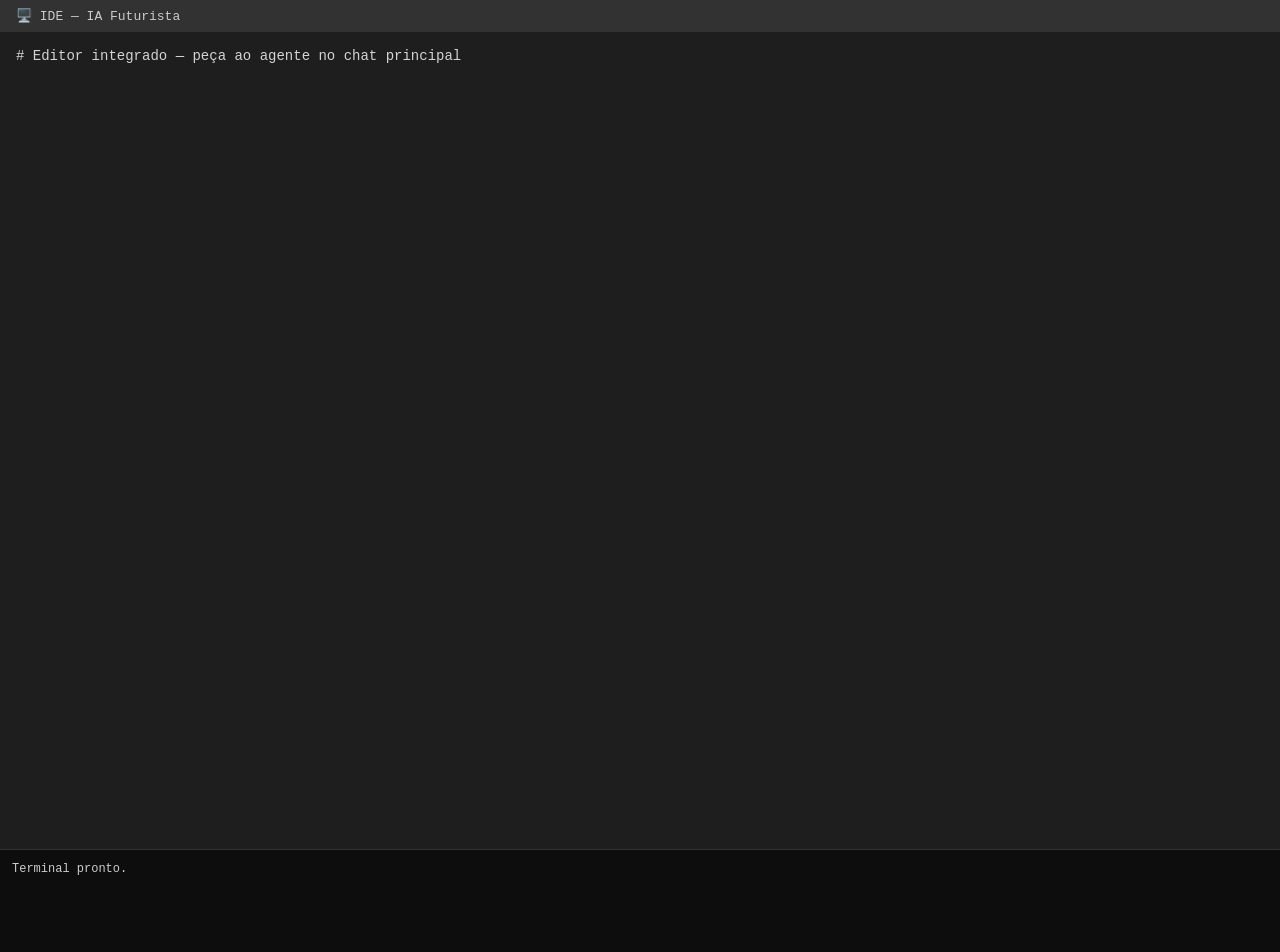
<file: static/ide.html>
<!DOCTYPE html>
<html lang="pt-BR">
<head>
  <meta charset="UTF-8" />
  <title>IDE — IA Futurista</title>
  <style>
    body { margin:0; background:#1e1e1e; color:#ccc; font-family:Consolas,monospace; }
    .bar { background:#323233; padding:8px 16px; font-size:13px; }
    textarea { width:100%; height:calc(100vh - 120px); background:#1e1e1e; color:#d4d4d4; border:none; padding:16px; font-size:14px; resize:none; outline:none; }
    .term { background:#0d0d0d; padding:12px; height:80px; font-size:12px; border-top:1px solid #333; }
  </style>
</head>
<body>
  <div class="bar">🖥️ IDE — IA Futurista</div>
  <textarea id="code"># Editor integrado — peça ao agente no chat principal</textarea>
  <div class="term" id="term">Terminal pronto.</div>
</body>
</html>
</file>
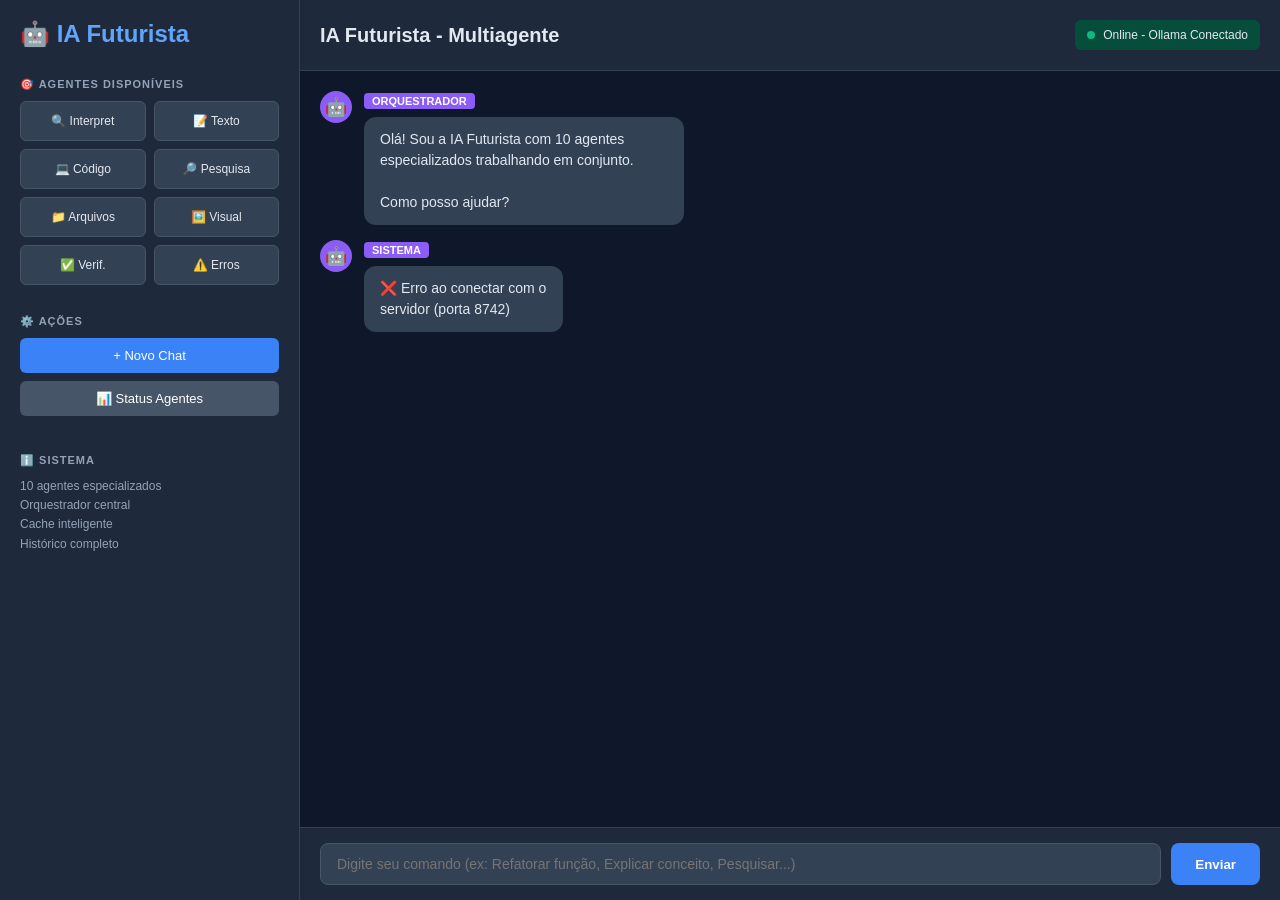
<file: static/index_multiagent.html>
<!DOCTYPE html>
<html lang="pt-BR">
<head>
    <meta charset="UTF-8">
    <meta name="viewport" content="width=device-width, initial-scale=1.0">
    <title>IA Futurista - Multiagente</title>
    <style>
        * {
            margin: 0;
            padding: 0;
            box-sizing: border-box;
        }
        
        body {
            font-family: 'Segoe UI', Tahoma, Geneva, Verdana, sans-serif;
            background: #0f172a;
            color: #e2e8f0;
            min-height: 100vh;
        }
        
        .container {
            display: grid;
            grid-template-columns: 300px 1fr;
            height: 100vh;
        }
        
        /* SIDEBAR */
        .sidebar {
            background: #1e293b;
            padding: 20px;
            border-right: 1px solid #334155;
            overflow-y: auto;
        }
        
        .logo {
            font-size: 24px;
            font-weight: bold;
            color: #60a5fa;
            margin-bottom: 30px;
            display: flex;
            align-items: center;
            gap: 10px;
        }
        
        .sidebar-section {
            margin-bottom: 30px;
        }
        
        .sidebar-title {
            font-size: 11px;
            text-transform: uppercase;
            color: #94a3b8;
            margin-bottom: 10px;
            font-weight: 600;
            letter-spacing: 1px;
        }
        
        .btn {
            width: 100%;
            padding: 10px 15px;
            background: #3b82f6;
            color: white;
            border: none;
            border-radius: 6px;
            cursor: pointer;
            font-size: 13px;
            transition: 0.2s;
            margin-bottom: 8px;
        }
        
        .btn:hover {
            background: #2563eb;
        }
        
        .btn.secondary {
            background: #475569;
        }
        
        .btn.secondary:hover {
            background: #64748b;
        }
        
        .agent-grid {
            display: grid;
            grid-template-columns: 1fr 1fr;
            gap: 8px;
            margin-bottom: 20px;
        }
        
        .agent-btn {
            padding: 12px;
            background: #334155;
            border: 1px solid #475569;
            border-radius: 6px;
            color: #e2e8f0;
            cursor: pointer;
            font-size: 12px;
            text-align: center;
            transition: 0.2s;
        }
        
        .agent-btn:hover {
            background: #475569;
            border-color: #64748b;
        }
        
        .agent-btn.active {
            background: #3b82f6;
            border-color: #2563eb;
        }
        
        /* MAIN CONTENT */
        .main {
            display: flex;
            flex-direction: column;
            background: #0f172a;
        }
        
        .header {
            background: #1e293b;
            padding: 20px;
            border-bottom: 1px solid #334155;
            display: flex;
            justify-content: space-between;
            align-items: center;
        }
        
        .header h1 {
            font-size: 20px;
            color: #e2e8f0;
        }
        
        .status-badge {
            display: flex;
            align-items: center;
            gap: 8px;
            background: #064e3b;
            padding: 8px 12px;
            border-radius: 6px;
            font-size: 12px;
        }
        
        .status-dot {
            width: 8px;
            height: 8px;
            background: #10b981;
            border-radius: 50%;
            animation: pulse 2s infinite;
        }
        
        @keyframes pulse {
            0%, 100% { opacity: 1; }
            50% { opacity: 0.5; }
        }
        
        .chat-container {
            flex: 1;
            display: flex;
            flex-direction: column;
            overflow: hidden;
        }
        
        .chat-messages {
            flex: 1;
            overflow-y: auto;
            padding: 20px;
            display: flex;
            flex-direction: column;
            gap: 15px;
        }
        
        .message {
            display: flex;
            gap: 12px;
            animation: slideIn 0.3s ease;
        }
        
        @keyframes slideIn {
            from { opacity: 0; transform: translateY(10px); }
            to { opacity: 1; transform: translateY(0); }
        }
        
        .message.user {
            justify-content: flex-end;
        }
        
        .message.ai {
            justify-content: flex-start;
        }
        
        .message-avatar {
            width: 32px;
            height: 32px;
            border-radius: 50%;
            display: flex;
            align-items: center;
            justify-content: center;
            font-size: 18px;
            flex-shrink: 0;
        }
        
        .message.user .message-avatar {
            background: #3b82f6;
            order: 2;
        }
        
        .message.ai .message-avatar {
            background: #8b5cf6;
        }
        
        .message-bubble {
            max-width: 60%;
            padding: 12px 16px;
            border-radius: 12px;
            line-height: 1.5;
            font-size: 14px;
            word-wrap: break-word;
        }
        
        .message.user .message-bubble {
            background: #3b82f6;
            color: white;
        }
        
        .message.ai .message-bubble {
            background: #334155;
            color: #e2e8f0;
        }
        
        .agent-badge {
            display: inline-block;
            background: #8b5cf6;
            color: white;
            padding: 2px 8px;
            border-radius: 4px;
            font-size: 11px;
            margin-bottom: 8px;
            font-weight: 600;
        }
        
        .input-area {
            background: #1e293b;
            padding: 15px 20px;
            border-top: 1px solid #334155;
            display: flex;
            gap: 10px;
        }
        
        .input-wrapper {
            flex: 1;
            display: flex;
            gap: 10px;
        }
        
        .input-wrapper input {
            flex: 1;
            padding: 12px 16px;
            background: #334155;
            border: 1px solid #475569;
            border-radius: 8px;
            color: #e2e8f0;
            font-size: 14px;
            font-family: inherit;
            transition: 0.2s;
        }
        
        .input-wrapper input:focus {
            outline: none;
            border-color: #3b82f6;
            background: #1e293b;
        }
        
        .btn-send {
            padding: 12px 24px;
            background: #3b82f6;
            color: white;
            border: none;
            border-radius: 8px;
            cursor: pointer;
            font-weight: 600;
            transition: 0.2s;
        }
        
        .btn-send:hover {
            background: #2563eb;
        }
        
        .btn-send:disabled {
            background: #64748b;
            cursor: not-allowed;
        }
        
        .loading {
            display: flex;
            gap: 4px;
            align-items: center;
        }
        
        .loading span {
            width: 8px;
            height: 8px;
            background: #60a5fa;
            border-radius: 50%;
            animation: bounce 1.4s infinite;
        }
        
        .loading span:nth-child(2) {
            animation-delay: 0.2s;
        }
        
        .loading span:nth-child(3) {
            animation-delay: 0.4s;
        }
        
        @keyframes bounce {
            0%, 80%, 100% { transform: translateY(0); }
            40% { transform: translateY(-10px); }
        }
        
        .agents-active {
            display: flex;
            gap: 6px;
            flex-wrap: wrap;
            margin: 10px 0;
        }
        
        .agent-tag {
            background: #8b5cf6;
            color: white;
            padding: 4px 8px;
            border-radius: 4px;
            font-size: 11px;
        }
    </style>
</head>
<body>
    <div class="container">
        <!-- SIDEBAR -->
        <div class="sidebar">
            <div class="logo">🤖 IA Futurista</div>
            
            <!-- Agentes Disponíveis -->
            <div class="sidebar-section">
                <div class="sidebar-title">🎯 Agentes Disponíveis</div>
                <div class="agent-grid">
                    <div class="agent-btn" onclick="ativarAgente('Interpretador')">🔍 Interpret</div>
                    <div class="agent-btn" onclick="ativarAgente('NucleoTexto')">📝 Texto</div>
                    <div class="agent-btn" onclick="ativarAgente('MotorProgramacao')">💻 Código</div>
                    <div class="agent-btn" onclick="ativarAgente('MotorPesquisa')">🔎 Pesquisa</div>
                    <div class="agent-btn" onclick="ativarAgente('GestorArquivos')">📁 Arquivos</div>
                    <div class="agent-btn" onclick="ativarAgente('MotorVisual')">🖼️ Visual</div>
                    <div class="agent-btn" onclick="ativarAgente('Verificador')">✅ Verif.</div>
                    <div class="agent-btn" onclick="ativarAgente('GestorErros')">⚠️ Erros</div>
                </div>
            </div>
            
            <!-- Ações -->
            <div class="sidebar-section">
                <div class="sidebar-title">⚙️ Ações</div>
                <button class="btn" onclick="novoChat()">+ Novo Chat</button>
                <button class="btn secondary" onclick="obterStatus()">📊 Status Agentes</button>
            </div>
            
            <!-- Info -->
            <div class="sidebar-section">
                <div class="sidebar-title">ℹ️ Sistema</div>
                <div style="font-size: 12px; color: #94a3b8; line-height: 1.6;">
                    <p>10 agentes especializados</p>
                    <p>Orquestrador central</p>
                    <p>Cache inteligente</p>
                    <p>Histórico completo</p>
                </div>
            </div>
        </div>
        
        <!-- MAIN CONTENT -->
        <div class="main">
            <!-- Header -->
            <div class="header">
                <h1>IA Futurista - Multiagente</h1>
                <div class="status-badge">
                    <div class="status-dot"></div>
                    Online - Ollama Conectado
                </div>
            </div>
            
            <!-- Chat Container -->
            <div class="chat-container">
                <div class="chat-messages" id="chatMessages">
                    <div class="message ai">
                        <div class="message-avatar">🤖</div>
                        <div>
                            <div class="agent-badge">ORQUESTRADOR</div>
                            <div class="message-bubble">
                                Olá! Sou a IA Futurista com 10 agentes especializados trabalhando em conjunto. 
                                <br><br>
                                Como posso ajudar?
                            </div>
                        </div>
                    </div>
                </div>
                
                <!-- Input Area -->
                <div class="input-area">
                    <div class="input-wrapper">
                        <input 
                            type="text" 
                            id="inputMsg" 
                            placeholder="Digite seu comando (ex: Refatorar função, Explicar conceito, Pesquisar...)"
                            onkeypress="if(event.key==='Enter' && !event.shiftKey) enviarMsg()"
                        >
                    </div>
                    <button class="btn-send" id="btnEnviar" onclick="enviarMsg()">Enviar</button>
                </div>
            </div>
        </div>
    </div>
    
    <script>
        const API_URL = 'http://localhost:8742';
        let sessaoId = null;
        let agentesAtivos = [];
        
        async function inicializar() {
            try {
                const res = await fetch(`${API_URL}/api/status`);
                const data = await res.json();
                console.log('✅ IA Futurista Online:', data);
                adicionarMensagem('ai', `✅ Sistema inicializado com ${data.modelos.length} modelos disponíveis`, 'SISTEMA');
            } catch (e) {
                console.error('❌ Erro:', e);
                adicionarMensagem('ai', '❌ Erro ao conectar com o servidor (porta 8742)', 'SISTEMA');
            }
        }
        
        async function enviarMsg() {
            const input = document.getElementById('inputMsg');
            const msg = input.value.trim();
            if (!msg) return;
            
            adicionarMensagem('user', msg, 'VOCÊ');
            input.value = '';
            document.getElementById('btnEnviar').disabled = true;
            
            adicionarLoading();
            
            try {
                const res = await fetch(`${API_URL}/api/chat`, {
                    method: 'POST',
                    headers: { 'Content-Type': 'application/json' },
                    body: JSON.stringify({
                        mensagem: msg,
                        sessao_id: sessaoId,
                        modelo: 'qwen2.5-coder:7b'
                    })
                });
                
                const data = await res.json();
                removerLoading();
                
                const resposta = data.resposta?.content || data.resposta || '(Sem resposta)';
                
                // Detectar qual agente respondeu
                let agenteNome = 'IA FUTURISTA';
                if (resposta.includes('refatorado')) agenteNome = 'MOTOR PROGRAMAÇÃO';
                if (resposta.includes('Documentação')) agenteNome = 'NÚCLEO TEXTO';
                if (resposta.includes('resultados')) agenteNome = 'MOTOR PESQUISA';
                
                adicionarMensagem('ai', resposta, agenteNome);
                
                if (!sessaoId && data.sessao_id) {
                    sessaoId = data.sessao_id;
                }
            } catch (e) {
                removerLoading();
                adicionarMensagem('ai', `❌ Erro: ${e.message}`, 'ERRO');
                console.error(e);
            } finally {
                document.getElementById('btnEnviar').disabled = false;
                document.getElementById('inputMsg').focus();
            }
        }
        
        function adicionarMensagem(tipo, texto, agente = '') {
            const chatArea = document.getElementById('chatMessages');
            const div = document.createElement('div');
            div.className = `message ${tipo}`;
            
            const avatar = tipo === 'user' ? '👤' : '🤖';
            const badge = agente ? `<div class="agent-badge">${agente}</div>` : '';
            
            div.innerHTML = `
                <div class="message-avatar">${avatar}</div>
                <div>
                    ${badge}
                    <div class="message-bubble">${texto}</div>
                </div>
            `;
            
            chatArea.appendChild(div);
            chatArea.scrollTop = chatArea.scrollHeight;
        }
        
        function adicionarLoading() {
            const chatArea = document.getElementById('chatMessages');
            const div = document.createElement('div');
            div.className = 'message ai';
            div.id = 'loading-msg';
            div.innerHTML = `
                <div class="message-avatar">🤖</div>
                <div class="loading">
                    <span></span><span></span><span></span>
                </div>
            `;
            chatArea.appendChild(div);
            chatArea.scrollTop = chatArea.scrollHeight;
        }
        
        function removerLoading() {
            const loading = document.getElementById('loading-msg');
            if (loading) loading.remove();
        }
        
        function ativarAgente(nome) {
            const idx = agentesAtivos.indexOf(nome);
            if (idx > -1) {
                agentesAtivos.splice(idx, 1);
            } else {
                agentesAtivos.push(nome);
            }
            
            const agentes = agentesAtivos.length > 0 
                ? agentesAtivos.join(', ') 
                : 'TODOS';
            
            adicionarMensagem('ai', `✅ Agentes ativos: ${agentes}`, 'ORQUESTRADOR');
        }
        
        function novoChat() {
            sessaoId = null;
            document.getElementById('chatMessages').innerHTML = '';
            adicionarMensagem('ai', '🔄 Novo chat iniciado. Como posso ajudar?', 'SISTEMA');
        }
        
        async function obterStatus() {
            try {
                const res = await fetch(`${API_URL}/api/status`);
                const data = await res.json();
                const status = `
                    ✅ Sistema Online
                    📊 Modelos: ${data.modelos.length}
                    🤖 Agentes: 10
                    🔄 Orquestrador: Ativo
                    💾 Cache: Ativo
                `;
                adicionarMensagem('ai', status, 'SISTEMA');
            } catch (e) {
                adicionarMensagem('ai', `❌ Erro ao obter status: ${e.message}`, 'ERRO');
            }
        }
        
        window.onload = inicializar;
    </script>
</body>
</html>
</file>
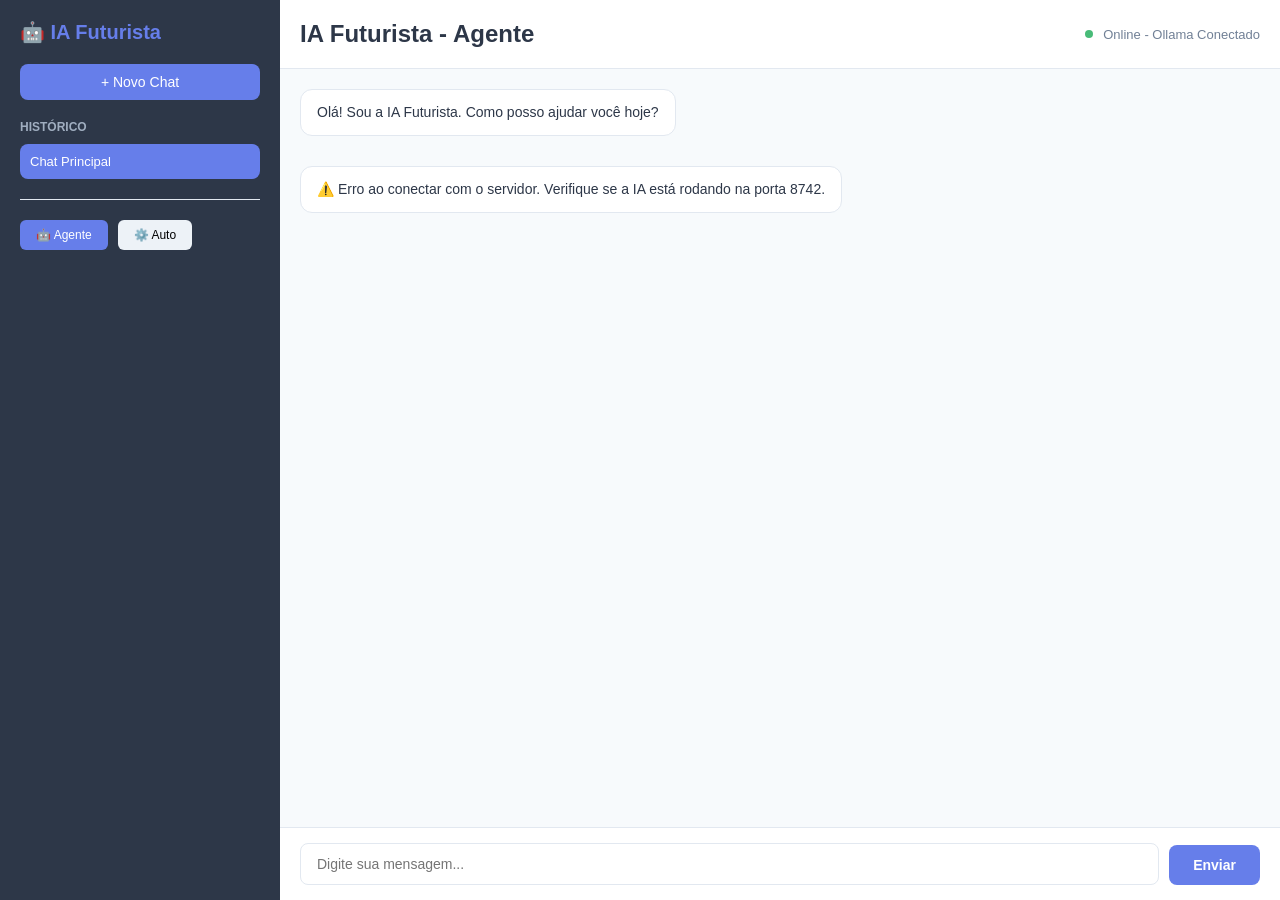
<file: static/index_novo.html>
<!DOCTYPE html>
<html lang="pt-BR">
<head>
    <meta charset="UTF-8">
    <meta name="viewport" content="width=device-width, initial-scale=1.0">
    <title>IA Futurista</title>
    <style>
        * {
            margin: 0;
            padding: 0;
            box-sizing: border-box;
        }
        
        body {
            font-family: 'Segoe UI', Tahoma, Geneva, Verdana, sans-serif;
            background: linear-gradient(135deg, #667eea 0%, #764ba2 100%);
            min-height: 100vh;
            display: flex;
        }
        
        .container {
            display: flex;
            width: 100%;
            height: 100vh;
        }
        
        .sidebar {
            width: 280px;
            background: #2d3748;
            color: white;
            padding: 20px;
            overflow-y: auto;
        }
        
        .sidebar h1 {
            font-size: 20px;
            margin-bottom: 20px;
            color: #667eea;
        }
        
        .btn-novo {
            width: 100%;
            padding: 10px;
            background: #667eea;
            color: white;
            border: none;
            border-radius: 8px;
            cursor: pointer;
            font-size: 14px;
            margin-bottom: 20px;
            transition: 0.3s;
        }
        
        .btn-novo:hover {
            background: #764ba2;
        }
        
        .chat-list {
            margin-bottom: 20px;
        }
        
        .chat-item {
            padding: 10px;
            background: #1a202c;
            border-radius: 8px;
            margin-bottom: 8px;
            cursor: pointer;
            transition: 0.2s;
            font-size: 13px;
        }
        
        .chat-item:hover {
            background: #2d3748;
        }
        
        .chat-item.active {
            background: #667eea;
        }
        
        .main-content {
            flex: 1;
            display: flex;
            flex-direction: column;
            background: #f7fafc;
        }
        
        .header {
            background: white;
            padding: 20px;
            border-bottom: 1px solid #e2e8f0;
            display: flex;
            justify-content: space-between;
            align-items: center;
        }
        
        .header h2 {
            font-size: 24px;
            color: #2d3748;
        }
        
        .status {
            display: flex;
            align-items: center;
            gap: 10px;
            font-size: 13px;
            color: #718096;
        }
        
        .status-dot {
            width: 8px;
            height: 8px;
            background: #48bb78;
            border-radius: 50%;
        }
        
        .chat-area {
            flex: 1;
            overflow-y: auto;
            padding: 20px;
            display: flex;
            flex-direction: column;
            gap: 15px;
        }
        
        .message {
            display: flex;
            gap: 10px;
            margin-bottom: 15px;
        }
        
        .message.user {
            justify-content: flex-end;
        }
        
        .message.ai {
            justify-content: flex-start;
        }
        
        .message-bubble {
            max-width: 60%;
            padding: 12px 16px;
            border-radius: 12px;
            font-size: 14px;
            line-height: 1.5;
        }
        
        .message.user .message-bubble {
            background: #667eea;
            color: white;
        }
        
        .message.ai .message-bubble {
            background: white;
            color: #2d3748;
            border: 1px solid #e2e8f0;
        }
        
        .input-area {
            background: white;
            border-top: 1px solid #e2e8f0;
            padding: 15px 20px;
            display: flex;
            gap: 10px;
            align-items: flex-end;
        }
        
        .input-group {
            flex: 1;
            display: flex;
            gap: 10px;
        }
        
        .input-group input {
            flex: 1;
            padding: 12px 16px;
            border: 1px solid #e2e8f0;
            border-radius: 8px;
            font-size: 14px;
            font-family: inherit;
        }
        
        .input-group input:focus {
            outline: none;
            border-color: #667eea;
            box-shadow: 0 0 0 3px rgba(102, 126, 234, 0.1);
        }
        
        .btn-send {
            padding: 12px 24px;
            background: #667eea;
            color: white;
            border: none;
            border-radius: 8px;
            cursor: pointer;
            font-size: 14px;
            font-weight: 600;
            transition: 0.3s;
        }
        
        .btn-send:hover {
            background: #764ba2;
        }
        
        .btn-send:disabled {
            background: #cbd5e0;
            cursor: not-allowed;
        }
        
        .loading {
            text-align: center;
            padding: 20px;
            color: #718096;
            font-size: 13px;
        }
        
        .spinner {
            display: inline-block;
            width: 20px;
            height: 20px;
            border: 3px solid #e2e8f0;
            border-top-color: #667eea;
            border-radius: 50%;
            animation: spin 0.8s linear infinite;
        }
        
        @keyframes spin {
            to { transform: rotate(360deg); }
        }
        
        .tab-buttons {
            display: flex;
            gap: 10px;
            margin-top: 20px;
            padding-top: 20px;
            border-top: 1px solid #e2e8f0;
        }
        
        .tab-btn {
            padding: 8px 16px;
            background: #edf2f7;
            border: none;
            border-radius: 6px;
            cursor: pointer;
            font-size: 12px;
            transition: 0.2s;
        }
        
        .tab-btn.active {
            background: #667eea;
            color: white;
        }
    </style>
</head>
<body>
    <div class="container">
        <!-- Sidebar -->
        <div class="sidebar">
            <h1>🤖 IA Futurista</h1>
            <button class="btn-novo" onclick="novoChat()">+ Novo Chat</button>
            
            <div>
                <h3 style="font-size: 12px; color: #a0aec0; margin-bottom: 10px; text-transform: uppercase;">Histórico</h3>
                <div class="chat-list" id="chatList">
                    <div class="chat-item active" onclick="selecionarChat(0)">Chat Principal</div>
                </div>
            </div>
            
            <div class="tab-buttons">
                <button class="tab-btn active" onclick="abaAgente()">🤖 Agente</button>
                <button class="tab-btn" onclick="abaAutomacao()">⚙️ Auto</button>
            </div>
        </div>
        
        <!-- Main Content -->
        <div class="main-content">
            <!-- Header -->
            <div class="header">
                <h2>IA Futurista - Agente</h2>
                <div class="status">
                    <div class="status-dot"></div>
                    <span>Online - Ollama Conectado</span>
                </div>
            </div>
            
            <!-- Chat Area -->
            <div class="chat-area" id="chatArea">
                <div class="message ai">
                    <div class="message-bubble">
                        Olá! Sou a IA Futurista. Como posso ajudar você hoje?
                    </div>
                </div>
            </div>
            
            <!-- Input Area -->
            <div class="input-area">
                <div class="input-group">
                    <input 
                        type="text" 
                        id="inputMsg" 
                        placeholder="Digite sua mensagem..."
                        onkeypress="if(event.key==='Enter') enviarMsg()"
                    >
                </div>
                <button class="btn-send" onclick="enviarMsg()" id="btnEnviar">Enviar</button>
            </div>
        </div>
    </div>
    
    <script>
        const API_URL = 'http://localhost:8742';
        let sessaoId = null;
        
        // Inicializar
        async function inicializar() {
            try {
                const res = await fetch(`${API_URL}/api/status`);
                const data = await res.json();
                console.log('IA Futurista Online:', data);
            } catch (e) {
                console.error('Erro ao conectar:', e);
                adicionarMensagem('IA', '⚠️ Erro ao conectar com o servidor. Verifique se a IA está rodando na porta 8742.');
            }
        }
        
        async function enviarMsg() {
            const input = document.getElementById('inputMsg');
            const msg = input.value.trim();
            
            if (!msg) return;
            
            // Adicionar mensagem do usuário
            adicionarMensagem('user', msg);
            input.value = '';
            document.getElementById('btnEnviar').disabled = true;
            
            // Mostrar loading
            adicionarMensagem('ai', '<div class="spinner"></div> Pensando...');
            
            try {
                const res = await fetch(`${API_URL}/api/chat`, {
                    method: 'POST',
                    headers: { 'Content-Type': 'application/json' },
                    body: JSON.stringify({
                        mensagem: msg,
                        sessao_id: sessaoId,
                        modelo: 'qwen2.5-coder:7b'
                    })
                });
                
                const data = await res.json();
                
                // Remover loading
                const chatArea = document.getElementById('chatArea');
                chatArea.removeChild(chatArea.lastChild);
                
                // Adicionar resposta
                const resposta = data.resposta?.content || data.resposta || 'Sem resposta';
                adicionarMensagem('ai', resposta);
                
                if (!sessaoId) {
                    sessaoId = data.sessao_id;
                }
            } catch (e) {
                console.error('Erro:', e);
                adicionarMensagem('ai', '❌ Erro ao processar. Tente novamente.');
            } finally {
                document.getElementById('btnEnviar').disabled = false;
                document.getElementById('inputMsg').focus();
            }
        }
        
        function adicionarMensagem(tipo, texto) {
            const chatArea = document.getElementById('chatArea');
            const div = document.createElement('div');
            div.className = `message ${tipo === 'user' ? 'user' : 'ai'}`;
            div.innerHTML = `<div class="message-bubble">${texto}</div>`;
            chatArea.appendChild(div);
            chatArea.scrollTop = chatArea.scrollHeight;
        }
        
        function novoChat() {
            sessaoId = null;
            document.getElementById('chatArea').innerHTML = '';
            adicionarMensagem('ai', 'Novo chat iniciado. Como posso ajudar?');
        }
        
        function selecionarChat(idx) {
            document.querySelectorAll('.chat-item').forEach((el, i) => {
                el.classList.toggle('active', i === idx);
            });
        }
        
        function abaAgente() {
            alert('🤖 Aba Agente - Chat com IA multiagente');
        }
        
        function abaAutomacao() {
            alert('⚙️ Aba Automação - Criar e gerenciar tarefas automatizadas');
        }
        
        // Inicializar na carga
        window.onload = inicializar;
    </script>
</body>
</html>
</file>
